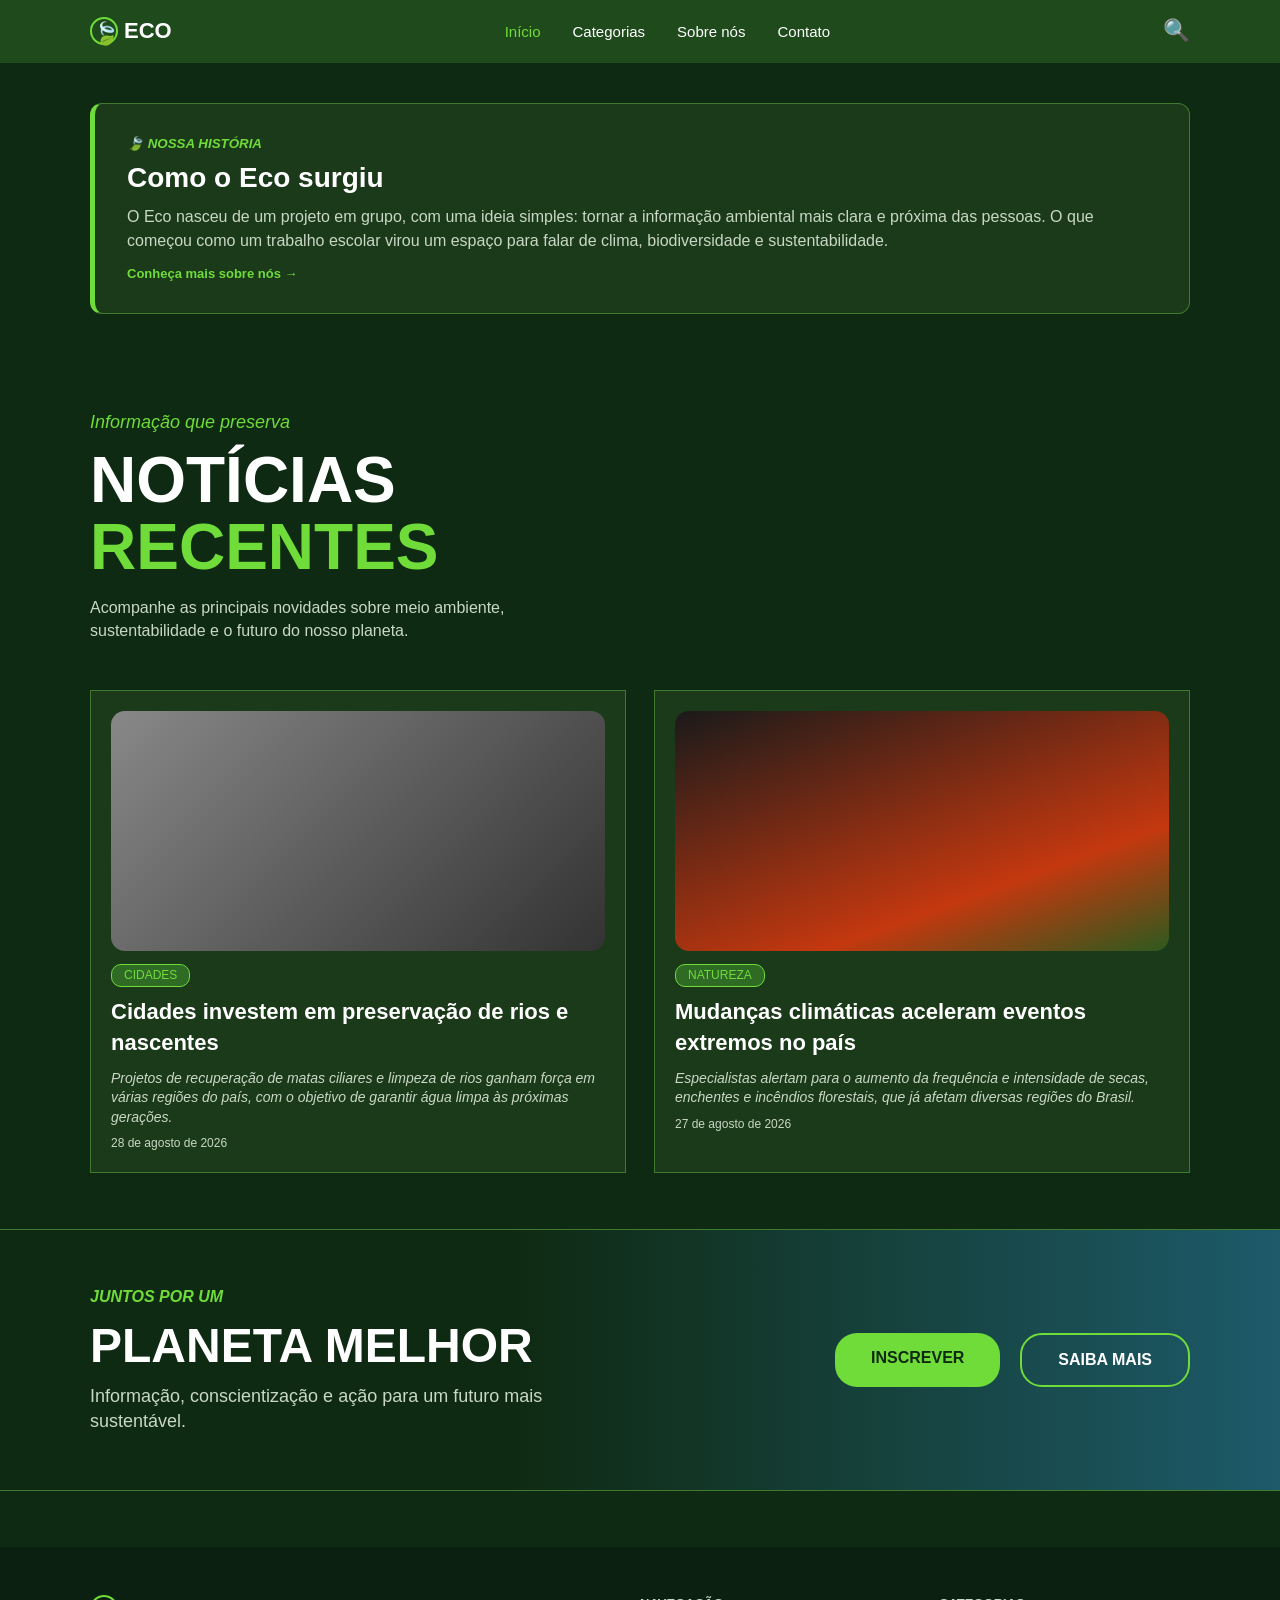
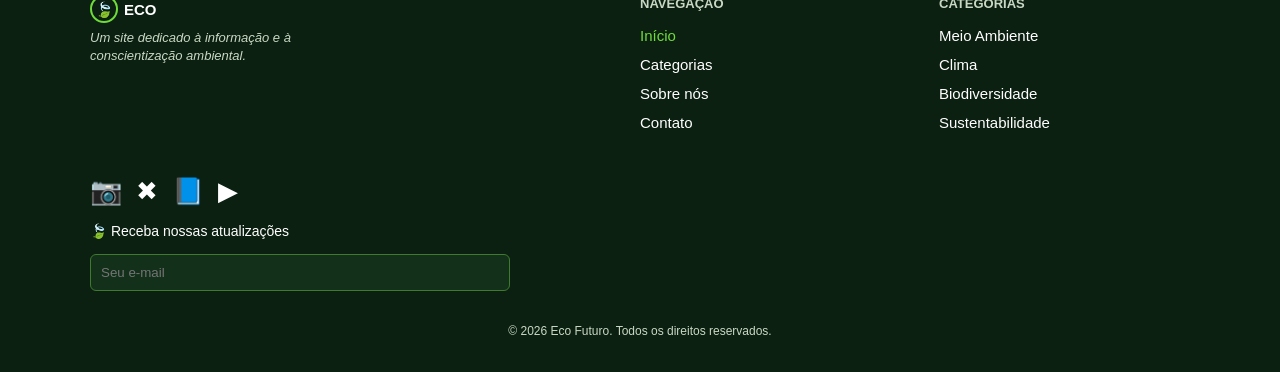
<file: projeto integrador/index.html>
<!DOCTYPE html>
<html lang="pt-BR">
<head>
<meta charset="UTF-8">
<meta name="viewport" content="width=device-width, initial-scale=1, viewport-fit=cover">
<title>Eco – Notícias Recentes</title>
<link rel="stylesheet" href="style.css">
</head>
<body>

<header>
  <button aria-label="Menu">☰</button>
  <div class="logo"><span>🍃</span> ECO</div>
  <nav class="menu-pc">
    <a class="ativo" href="#">Início</a>
    <a href="categorias.html">Categorias</a>
    <a href="#">Sobre nós</a>
    <a href="#">Contato</a>
  </nav>
  <button aria-label="Buscar">🔍</button>
</header>

<style>
  .historia {
    margin: 24px 14px;
    padding: 18px;
    background: #1b3a1a;
    border: 1px solid #3f7a2e;
    border-left: 5px solid #6fdc3a;
    border-radius: 12px;
    color: #ffffff;
    font-family: "Segoe UI", Arial, sans-serif;
  }
  .historia small { color: #6fdc3a; font-style: italic; font-weight: 700; }
  .historia h2 { font-size: 20px; margin: 4px 0 8px; }
  .historia p { font-size: 13px; line-height: 1.5; color: #c9d8c5; }
  .historia a { display: inline-block; margin-top: 12px; color: #6fdc3a; font-weight: 700; font-size: 13px; text-decoration: none; }
  .historia a:hover { text-decoration: underline; }
  @media (min-width: 900px) {
    .historia { max-width: 1100px; margin: 40px auto; padding: 28px 32px; }
    .historia h2 { font-size: 28px; }
    .historia p { font-size: 16px; }
  }
</style>
 
<section class="historia">
  <small>🍃 NOSSA HISTÓRIA</small>
  <h2>Como o Eco surgiu</h2>
  <p>
    O Eco nasceu de um projeto em grupo, com uma ideia simples: tornar a
    informação ambiental mais clara e próxima das pessoas. O que começou
    como um trabalho escolar virou um espaço para falar de clima,
    biodiversidade e sustentabilidade.
  </p>
  <a href="sobre.html">Conheça mais sobre nós →</a>
</section>

<section class="hero">
  <em> Informação que preserva</em>
  <h1>NOTÍCIAS <b>RECENTES</b></h1>
  <p>Acompanhe as principais novidades sobre meio ambiente, sustentabilidade e o futuro do nosso planeta.</p>
</section>

<main class="noticias">
  <article class="noticia">
    <div class="foto rio"></div>
    <div>
      <span class="tag">CIDADES</span>
      <h2>Cidades investem em preservação de rios e nascentes</h2>
      <p>Projetos de recuperação de matas ciliares e limpeza de rios ganham força em várias regiões do país, com o objetivo de garantir água limpa às próximas gerações.</p>
      <time>28 de agosto de 2026</time>
    </div>
  </article>

  <article class="noticia">
    <div class="foto fogo"></div>
    <div>
      <span class="tag">NATUREZA</span>
      <h2>Mudanças climáticas aceleram eventos extremos no país</h2>
      <p>Especialistas alertam para o aumento da frequência e intensidade de secas, enchentes e incêndios florestais, que já afetam diversas regiões do Brasil.</p>
      <time>27 de agosto de 2026</time>
    </div>
  </article>
</main>

<section class="chamada">
  <div>
    <small>JUNTOS POR UM</small>
    <h2>PLANETA MELHOR</h2>
    <p>Informação, conscientização e ação para um futuro mais sustentável.</p>
  </div>
  <div class="botoes">
    <a class="btn cheio" href="login.html">INSCREVER</a>
    <a class="btn vazio" href="#">SAIBA MAIS</a>
  </div>
</section>

<footer>
  <div class="colunas">
    <div>
      <div class="logo"><span>🍃</span> ECO</div>
      <p>Um site dedicado à informação e à conscientização ambiental.</p>
    </div>
    <nav>
      <h3>NAVEGAÇÃO</h3>
      <ul>
        <li class="ativo"><a href="#">Início</a></li>
        <li><a href="#">Categorias</a></li>
        <li><a href="#">Sobre nós</a></li>
        <li><a href="#">Contato</a></li>
      </ul>
    </nav>
    <nav>
      <h3>CATEGORIAS</h3>
      <ul>
        <li><a href="#">Meio Ambiente</a></li>
        <li><a href="#">Clima</a></li>
        <li><a href="#">Biodiversidade</a></li>
        <li><a href="#">Sustentabilidade</a></li>
      </ul>
    </nav>
  </div>

  <div class="sociais">
    <a href="#" aria-label="Instagram">📷</a>
    <a href="#" aria-label="X">✖</a>
    <a href="#" aria-label="Facebook">📘</a>
    <a href="#" aria-label="YouTube">▶</a>
  </div>
  <label class="rotulo" for="email">🍃 Receba nossas atualizações</label>
  <input id="email" type="email" placeholder="Seu e-mail">

  <p class="copy">© 2026 Eco Futuro. Todos os direitos reservados.</p>
</footer>

</body>
</html>
</file>
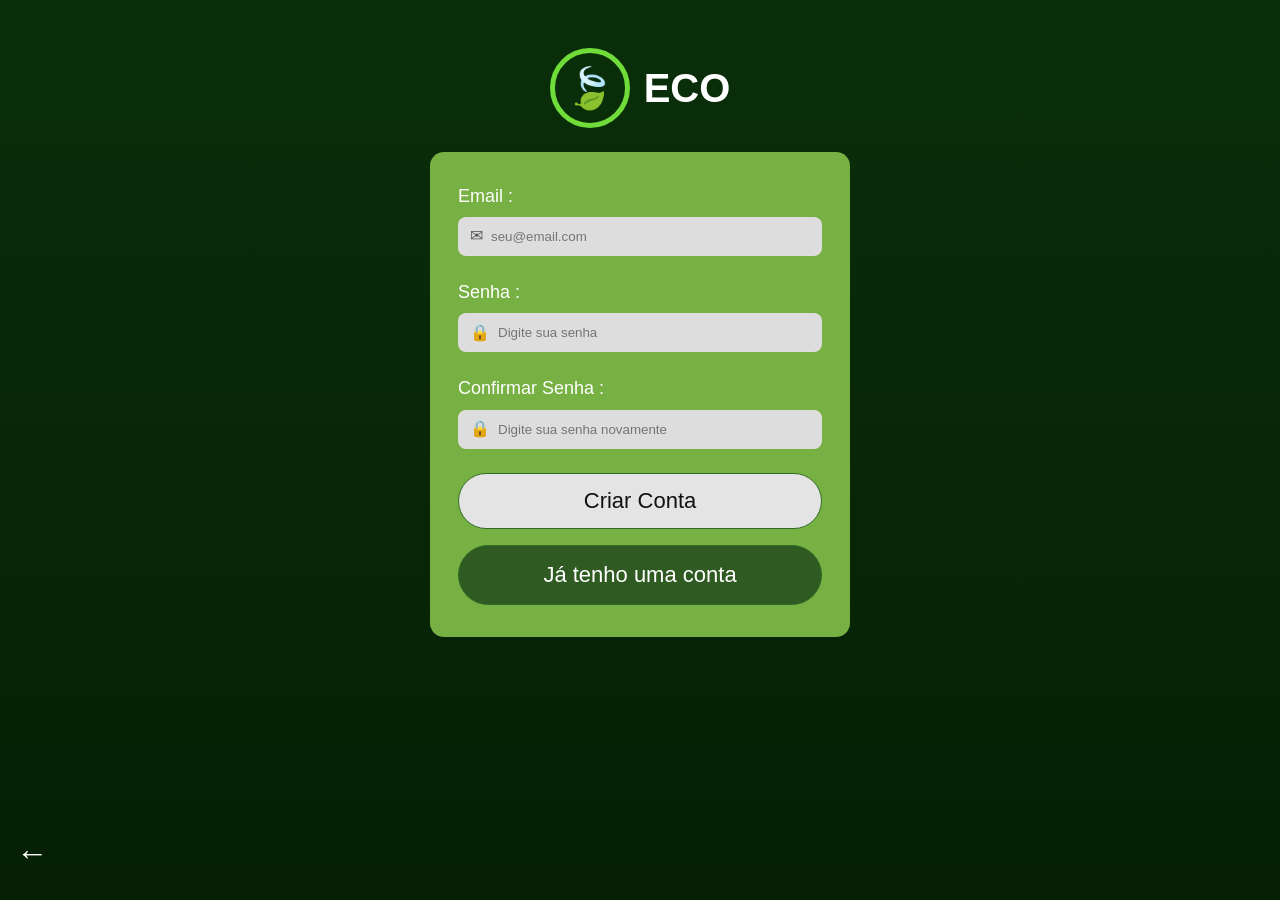
<file: projeto integrador/cadastro.html>
<!DOCTYPE html>
<html lang="pt-BR">
<head>
<meta charset="UTF-8">
<meta name="viewport" content="width=device-width, initial-scale=1, viewport-fit=cover">
<title>Eco – Criar Conta</title>
<link rel="stylesheet" href="style.css">
</head>
<body>

<main class="login">
  <div class="login-logo"><span>🍃</span> ECO</div>

  <form class="login-card" action="#" method="post">
    <div class="campo">
      <label for="email">Email :</label>
      <div class="entrada">
        <span aria-hidden="true">✉</span>
        <input id="email" type="email" placeholder="seu@email.com" required>
      </div>
    </div>

    <div class="campo">
      <label for="senha">Senha :</label>
      <div class="entrada">
        <span aria-hidden="true">🔒</span>
        <input id="senha" type="password" placeholder="Digite sua senha" required>
      </div>
    </div>

    <div class="campo">
      <label for="confirmar-senha">Confirmar Senha :</label>
      <div class="entrada">
        <span aria-hidden="true">🔒</span>
        <input id="confirmar-senha" type="password" placeholder="Digite sua senha novamente" required>
      </div>
    </div>

    <button class="btn-login claro" type="submit">Criar Conta</button>
    <a class="btn-login escuro" href="login.html">Já tenho uma conta</a>
  </form>

  <a class="voltar" href="index.html" aria-label="Voltar">←</a>
</main>

</body>
</html>
</file>
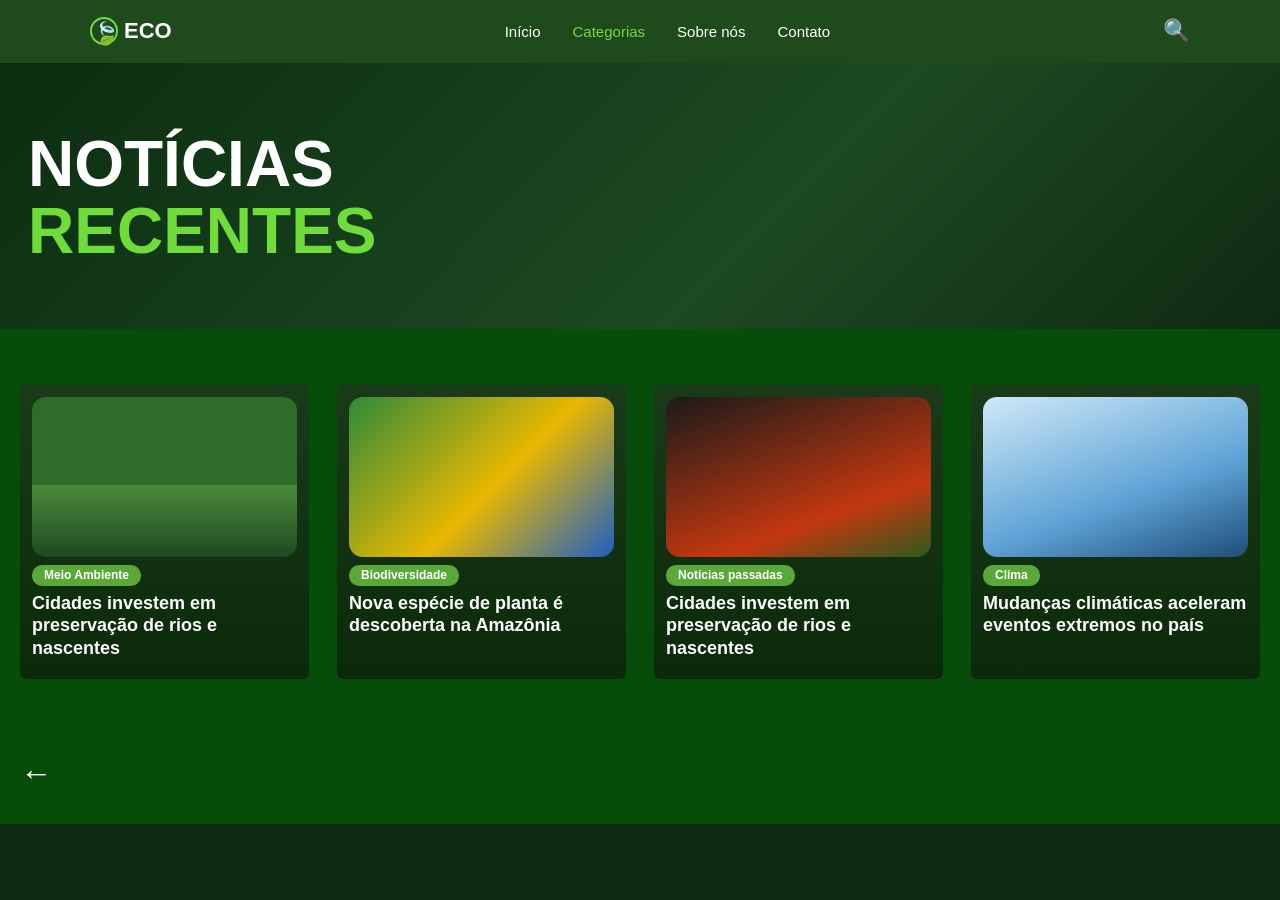
<file: projeto integrador/categorias.html>
<!DOCTYPE html>
<html lang="pt-BR">
<head>
<meta charset="UTF-8">
<meta name="viewport" content="width=device-width, initial-scale=1, viewport-fit=cover">
<title>Eco – Notícias Recentes</title>
<link rel="stylesheet" href="style.css">
</head>
<body>

<header>
  <button aria-label="Menu">☰</button>
  <div class="logo"><span>🍃</span> ECO</div>
  <nav class="menu-pc">
    <a href="index.html">Início</a>
    <a class="ativo" href="cadastro.html">Categorias</a>
    <a href="sobre.html">Sobre nós</a>
    <a href="#">Contato</a>
  </nav>
  <button aria-label="Buscar">🔍</button>
</header>

<section class="hero hero-noticias">
  <h1>NOTÍCIAS <b>RECENTES</b></h1>
</section>

<main class="grade-noticias">
  <a class="card-noticia" href="#">
    <div class="foto floresta"></div>
    <span class="tag">Meio Ambiente</span>
    <h3>Cidades investem em preservação de rios e nascentes</h3>
  </a>

  <a class="card-noticia" href="#">
    <div class="foto arara"></div>
    <span class="tag">Biodiversidade</span>
    <h3>Nova espécie de planta é descoberta na Amazônia</h3>
  </a>

  <a class="card-noticia" href="#">
    <div class="foto fogo"></div>
    <span class="tag">Notícias passadas</span>
    <h3>Cidades investem em preservação de rios e nascentes</h3>
  </a>

  <a class="card-noticia" href="clima.html">
    <div class="foto gelo"></div>
    <span class="tag">Clima</span>
    <h3>Mudanças climáticas aceleram eventos extremos no país</h3>
  </a>
</main>

<a class="voltar-pagina" href="index.html" aria-label="Voltar">←</a>

</body>
</html>
</file>
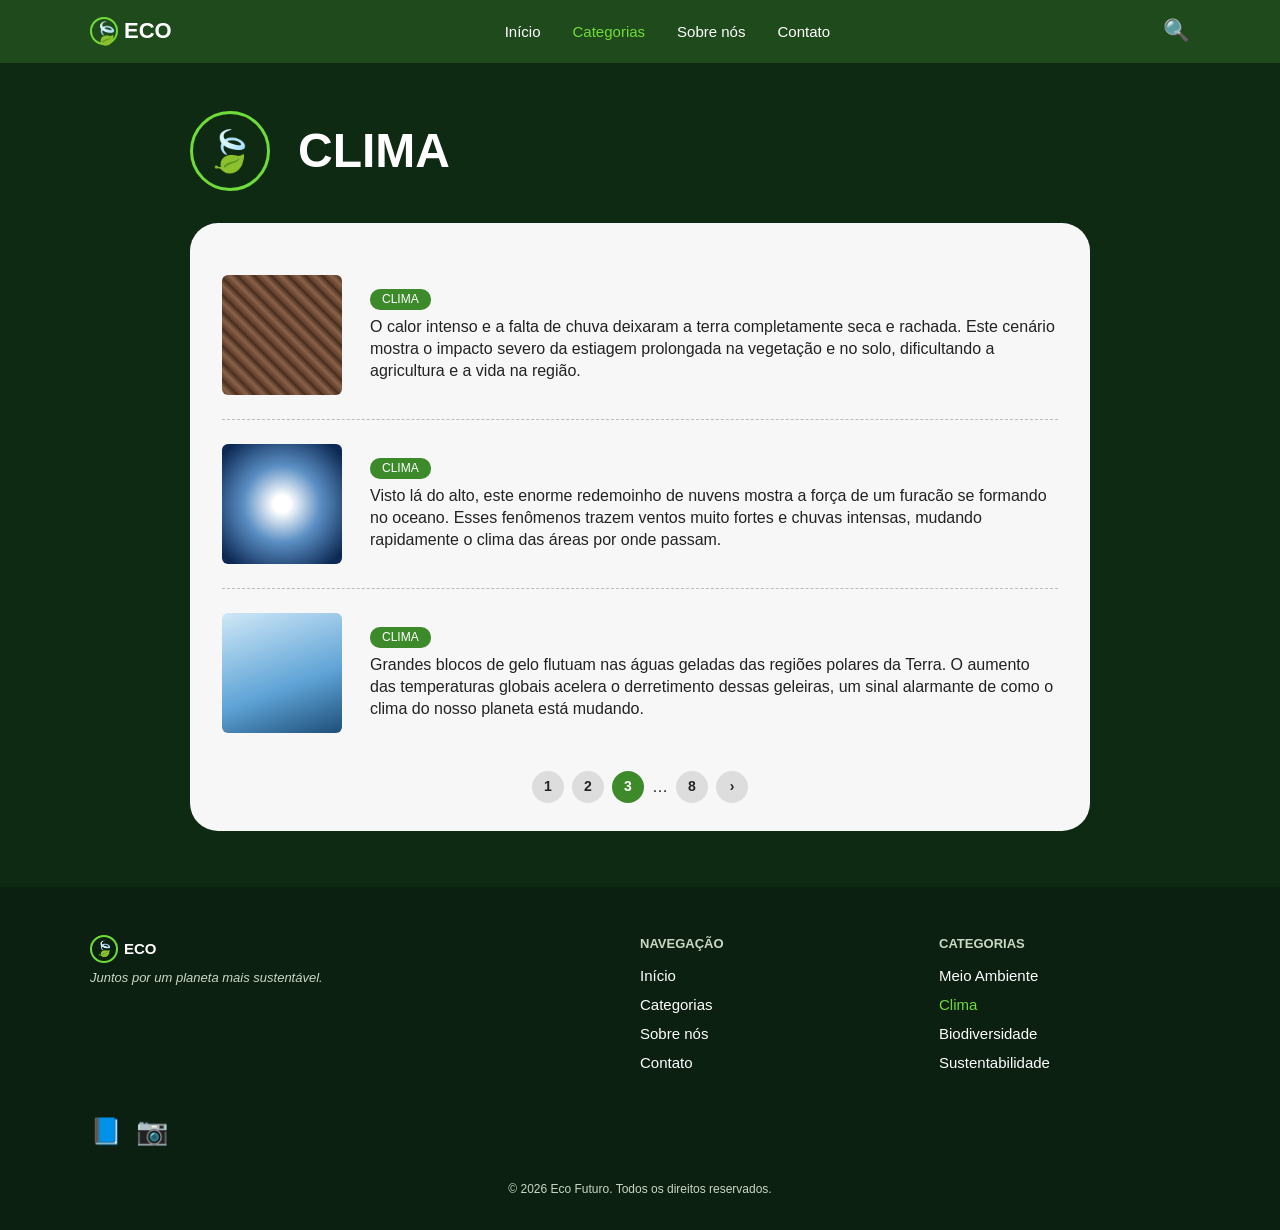
<file: projeto integrador/clima.html>
<!DOCTYPE html>
<html lang="pt-BR">
<head>
<meta charset="UTF-8">
<meta name="viewport" content="width=device-width, initial-scale=1, viewport-fit=cover">
<title>Eco – Clima</title>
<link rel="stylesheet" href="style.css">
</head>
<body>

<header>
  <button aria-label="Menu">☰</button>
  <div class="logo"><span>🍃</span> ECO</div>
  <nav class="menu-pc">
    <a href="index.html">Início</a>
    <a class="ativo" href="categorias.html">Categorias</a>
    <a href="sobre.html">Sobre nós</a>
    <a href="#">Contato</a>
  </nav>
  <button aria-label="Buscar">🔍</button>
</header>

<div class="titulo-pagina">
  <div class="selo">🍃</div>
  <h1>CLIMA</h1>
</div>

<main class="lista-clima">
  <article class="item-clima">
    <div class="foto seca"></div>
    <div>
      <span class="tag">CLIMA</span>
      <p>O calor intenso e a falta de chuva deixaram a terra completamente seca e rachada. Este cenário mostra o impacto severo da estiagem prolongada na vegetação e no solo, dificultando a agricultura e a vida na região.</p>
    </div>
  </article>

  <article class="item-clima">
    <div class="foto furacao"></div>
    <div>
      <span class="tag">CLIMA</span>
      <p>Visto lá do alto, este enorme redemoinho de nuvens mostra a força de um furacão se formando no oceano. Esses fenômenos trazem ventos muito fortes e chuvas intensas, mudando rapidamente o clima das áreas por onde passam.</p>
    </div>
  </article>

  <article class="item-clima">
    <div class="foto gelo"></div>
    <div>
      <span class="tag">CLIMA</span>
      <p>Grandes blocos de gelo flutuam nas águas geladas das regiões polares da Terra. O aumento das temperaturas globais acelera o derretimento dessas geleiras, um sinal alarmante de como o clima do nosso planeta está mudando.</p>
    </div>
  </article>

  <nav class="paginacao" aria-label="Páginas">
    <a href="#">1</a>
    <a href="#">2</a>
    <a class="atual" href="#">3</a>
    <span>…</span>
    <a href="#">8</a>
    <a href="#">›</a>
  </nav>
</main>

<footer>
  <div class="colunas">
    <div>
      <div class="logo"><span>🍃</span> ECO</div>
      <p>Juntos por um planeta mais sustentável.</p>
    </div>
    <nav>
      <h3>NAVEGAÇÃO</h3>
      <ul>
        <li><a href="index.html">Início</a></li>
        <li><a href="categorias.html">Categorias</a></li>
        <li><a href="sobre.html">Sobre nós</a></li>
        <li><a href="#">Contato</a></li>
      </ul>
    </nav>
    <nav>
      <h3>CATEGORIAS</h3>
      <ul>
        <li><a href="#">Meio Ambiente</a></li>
        <li class="ativo"><a href="clima.html">Clima</a></li>
        <li><a href="#">Biodiversidade</a></li>
        <li><a href="#">Sustentabilidade</a></li>
      </ul>
    </nav>
  </div>
  <div class="sociais">
    <a href="#" aria-label="Facebook">📘</a>
    <a href="#" aria-label="Instagram">📷</a>
  </div>
  <p class="copy">© 2026 Eco Futuro. Todos os direitos reservados.</p>
</footer>

</body>
</html>
</file>
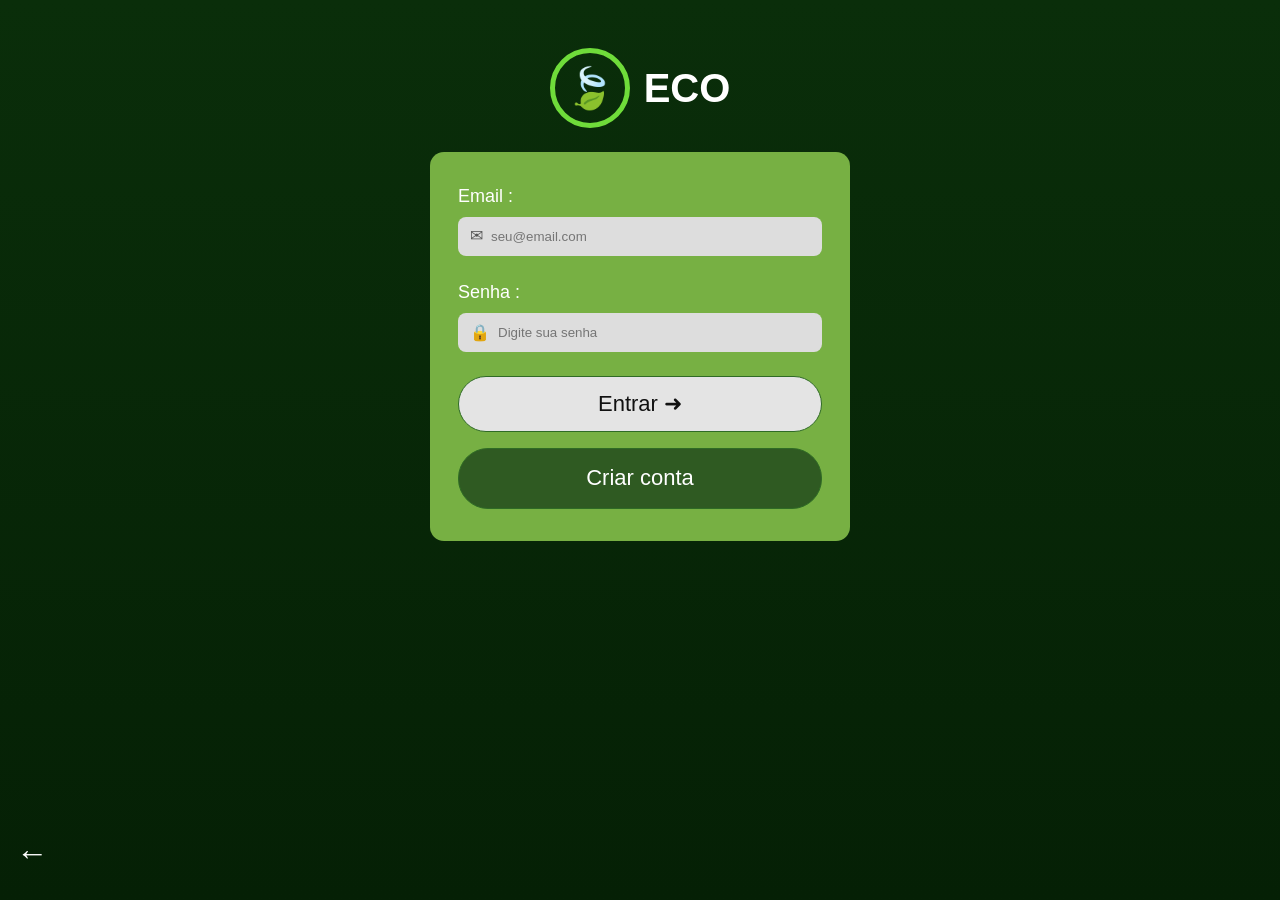
<file: projeto integrador/login.html>
<!DOCTYPE html>
<html lang="pt-BR">
<head>
<meta charset="UTF-8">
<meta name="viewport" content="width=device-width, initial-scale=1, viewport-fit=cover">
<title>Eco – Login</title>
<link rel="stylesheet" href="style.css">
</head>
<body>

<main class="login">
  <div class="login-logo"><span>🍃</span> ECO</div>

  <form class="login-card" action="#" method="post">
    <div class="campo">
      <label for="email">Email :</label>
      <div class="entrada">
        <span aria-hidden="true">✉</span>
        <input id="email" type="email" placeholder="seu@email.com" required>
      </div>
    </div>

    <div class="campo">
      <label for="senha">Senha :</label>
      <div class="entrada">
        <span aria-hidden="true">🔒</span>
        <input id="senha" type="password" placeholder="Digite sua senha" required>
      </div>
    </div>

    <button class="btn-login claro" type="submit">Entrar ➜</button>
    <a class="btn-login escuro" href="cadastro.html">Criar conta</a>
  </form>

  <a class="voltar" href="index.html" aria-label="Voltar">←</a>
</main>

</body>
</html>
</file>
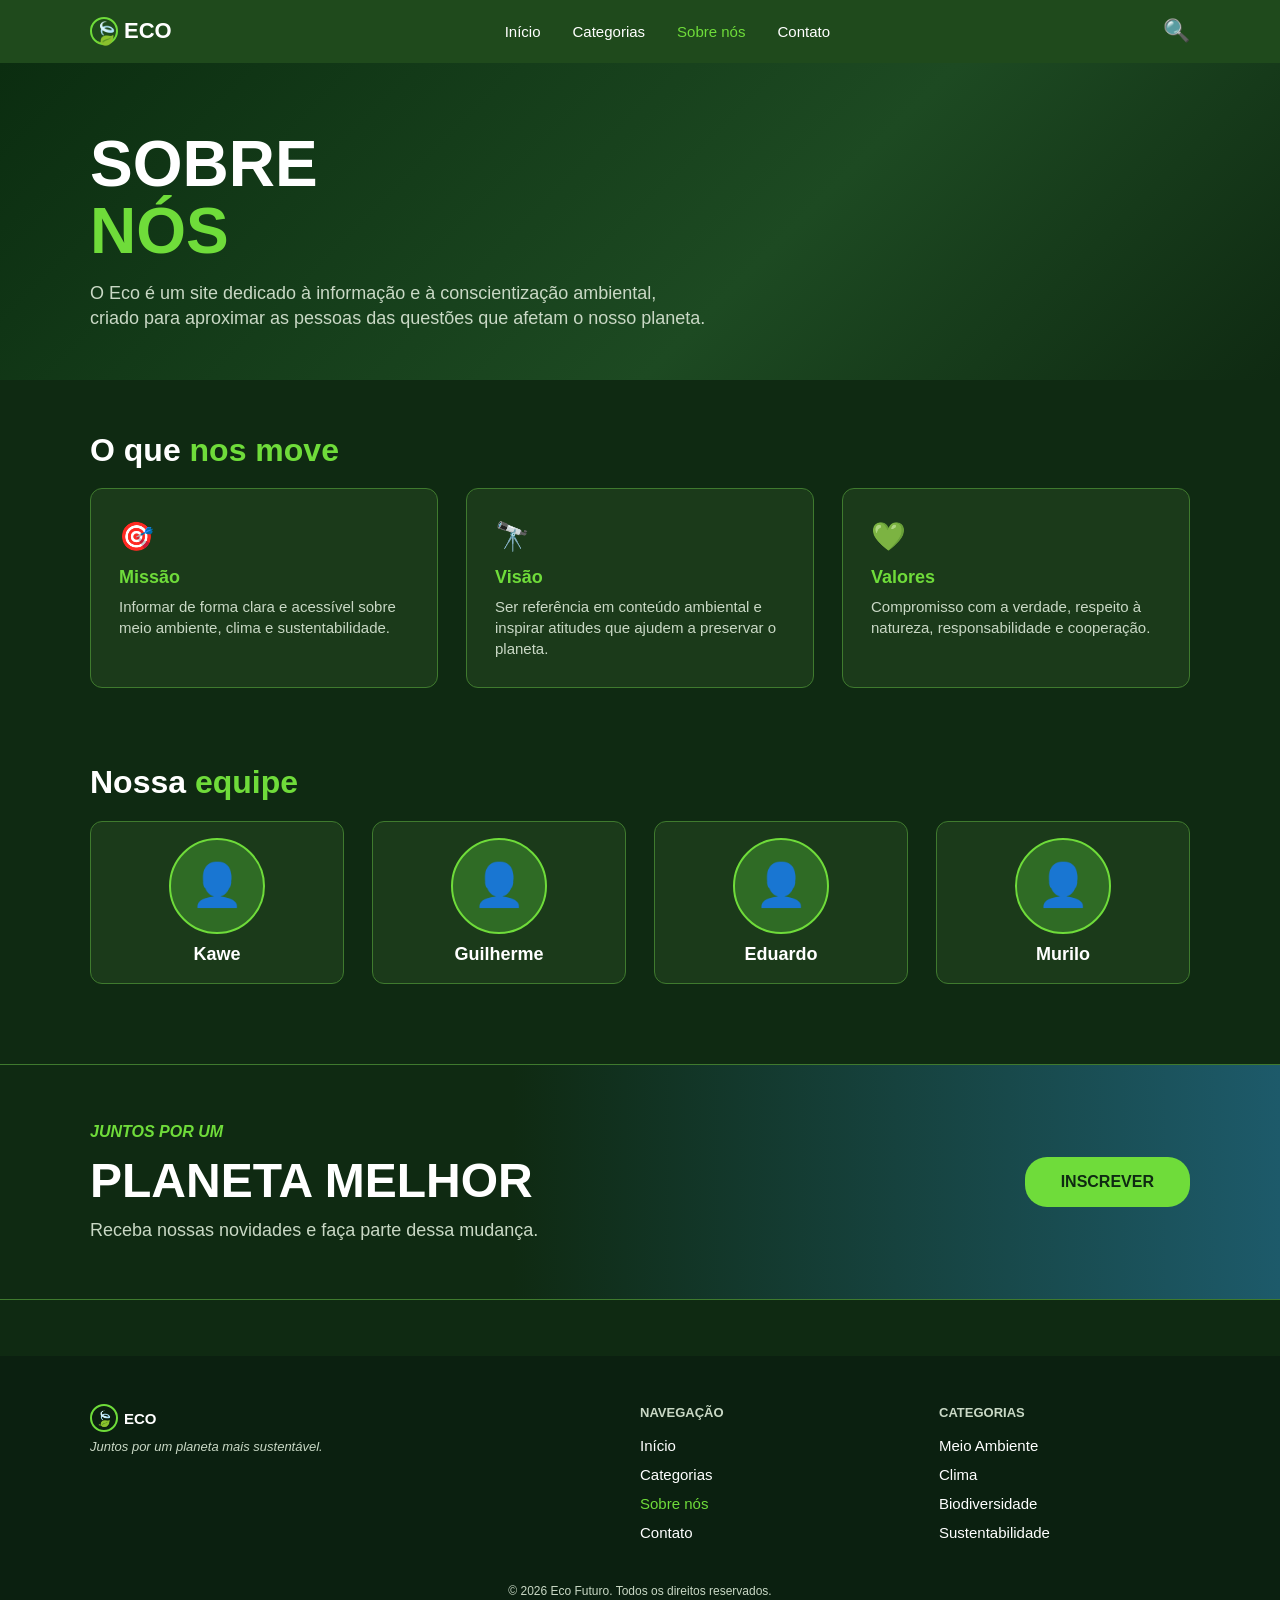
<file: projeto integrador/sobre.html>
<!DOCTYPE html>
<html lang="pt-BR">
<head>
<meta charset="UTF-8">
<meta name="viewport" content="width=device-width, initial-scale=1, viewport-fit=cover">
<title>Eco – Sobre nós</title>
<link rel="stylesheet" href="style.css">
</head>
<body>

<header>
  <button aria-label="Menu">☰</button>
  <div class="logo"><span>🍃</span> ECO</div>
  <nav class="menu-pc">
    <a href="index.html">Início</a>
    <a href="categorias.html">Categorias</a>
    <a class="ativo" href="sobre.html">Sobre nós</a>
    <a href="#">Contato</a>
  </nav>
  <button aria-label="Buscar">🔍</button>
</header>

<section class="hero hero-sobre">
  <h1>SOBRE <b>NÓS</b></h1>
  <p>O Eco é um site dedicado à informação e à conscientização ambiental, criado para aproximar as pessoas das questões que afetam o nosso planeta.</p>
</section>

<section class="secao">
  <h2>O que <b>nos move</b></h2>
  <div class="blocos">
    <div class="bloco">
      <div class="icone">🎯</div>
      <h3>Missão</h3>
      <p>Informar de forma clara e acessível sobre meio ambiente, clima e sustentabilidade.</p>
    </div>
    <div class="bloco">
      <div class="icone">🔭</div>
      <h3>Visão</h3>
      <p>Ser referência em conteúdo ambiental e inspirar atitudes que ajudem a preservar o planeta.</p>
    </div>
    <div class="bloco">
      <div class="icone">💚</div>
      <h3>Valores</h3>
      <p>Compromisso com a verdade, respeito à natureza, responsabilidade e cooperação.</p>
    </div>
  </div>
</section>

<section class="secao">
  <h2>Nossa <b>equipe</b></h2>
  <div class="equipe">
    <div class="membro">
      <div class="avatar">👤</div>
      <h3>Kawe</h3>
    </div>
    <div class="membro">
      <div class="avatar">👤</div>
      <h3>Guilherme</h3>
    </div>
    <div class="membro">
      <div class="avatar">👤</div>
      <h3>Eduardo</h3>
    </div>
    <div class="membro">
      <div class="avatar">👤</div>
      <h3>Murilo</h3>
    </div>
  </div>
</section>

<section class="chamada">
  <div>
    <small>JUNTOS POR UM</small>
    <h2>PLANETA MELHOR</h2>
    <p>Receba nossas novidades e faça parte dessa mudança.</p>
  </div>
  <div class="botoes">
    <a class="btn cheio" href="login.html">INSCREVER</a>
  </div>
</section>

<footer>
  <div class="colunas">
    <div>
      <div class="logo"><span>🍃</span> ECO</div>
      <p>Juntos por um planeta mais sustentável.</p>
    </div>
    <nav>
      <h3>NAVEGAÇÃO</h3>
      <ul>
        <li><a href="index.html">Início</a></li>
        <li><a href="clima.html">Categorias</a></li>
        <li class="ativo"><a href="sobre.html">Sobre nós</a></li>
        <li><a href="#">Contato</a></li>
      </ul>
    </nav>
    <nav>
      <h3>CATEGORIAS</h3>
      <ul>
        <li><a href="#">Meio Ambiente</a></li>
        <li><a href="clima.html">Clima</a></li>
        <li><a href="#">Biodiversidade</a></li>
        <li><a href="#">Sustentabilidade</a></li>
      </ul>
    </nav>
  </div>
  <p class="copy">© 2026 Eco Futuro. Todos os direitos reservados.</p>
</footer>

</body>
</html>
</file>
<file: projeto integrador/style.css>
:root {
  --bg: #0f2a12;
  --card: #1b3a1a;
  --borda: #3f7a2e;
  --verde: #6fdc3a;
  --texto: #ffffff;
  --suave: #c9d8c5;
  box-sizing: border-box;
  padding-top: env(safe-area-inset-top, 0px);
  padding-bottom: env(safe-area-inset-bottom, 0px);
}
* { box-sizing: border-box; margin: 0; padding: 0; }
body {
  background: var(--bg);
  color: var(--texto);
  font-family: "Segoe UI", Arial, sans-serif;
  line-height: 1.4;
}
a { color: inherit; text-decoration: none; }

/* ---------- Celular (base) ---------- */
header {
  display: flex; align-items: center; justify-content: space-between;
  background: #1f4a1c; padding: 10px 14px; border-radius: 0 0 18px 18px;
}
.logo { display: flex; align-items: center; gap: 6px; font-weight: 700; }
.logo span { display: grid; place-items: center; width: 28px; height: 28px;
  border: 2px solid var(--verde); border-radius: 50%; color: var(--verde); }
header button { background: none; border: 0; color: var(--texto); font-size: 22px; cursor: pointer; }
.menu-pc { display: none; }

.hero { padding: 18px 20px 24px; }
.hero em { color: var(--verde); font-style: italic; font-size: 14px; }
.hero h1 { font-size: 30px; line-height: 1.05; margin: 8px 0; }
.hero h1 b { color: var(--verde); display: block; }
.hero p { font-size: 11px; color: var(--suave); max-width: 240px; }

.noticias { padding: 0 14px; display: grid; gap: 18px; }
.noticia {
  display: flex; gap: 12px; padding: 14px;
  background: var(--card); border: 1px solid var(--borda);
}
.noticia .foto {
  flex: 0 0 38%; min-height: 120px; border-radius: 14px;
  background-size: cover; background-position: center;
}
.foto.rio { background: linear-gradient(135deg, #888, #333); filter: grayscale(1); }
.foto.fogo { background: linear-gradient(160deg, #1a1a1a, #c4380f 70%, #2d5a1e); }
.tag {
  display: inline-block; background: #2f6b25; border: 1px solid var(--verde);
  color: var(--verde); border-radius: 10px; padding: 1px 8px; font-size: 10px;
}
.noticia h2 { font-size: 14px; margin: 6px 0; }
.noticia p { font-size: 11px; font-style: italic; color: var(--suave); }
.noticia time { display: block; margin-top: 8px; font-size: 9px; color: var(--suave); }

.chamada {
  margin: 24px 0; padding: 22px 20px;
  background: linear-gradient(90deg, #0f2a12 40%, #1d5a6a);
  border-top: 1px solid var(--borda); border-bottom: 1px solid var(--borda);
  display: flex; justify-content: space-between; align-items: center; gap: 12px;
}
.chamada small { color: var(--verde); font-style: italic; font-weight: 700; }
.chamada h2 { font-size: 24px; margin: 4px 0; }
.chamada p { font-size: 12px; color: var(--suave); }
.botoes { display: grid; gap: 12px; }
.btn { padding: 10px 18px; border-radius: 22px; font-weight: 700; text-align: center; font-size: 14px; }
.btn.cheio { background: var(--verde); color: #0f2a12; }
.btn.vazio { border: 2px solid var(--verde); color: var(--texto); }

footer { background: #0b2010; padding: 20px 16px 28px; }
.colunas { display: grid; grid-template-columns: 1.1fr 1fr 1fr; gap: 12px; font-size: 12px; }
.colunas h3 { font-size: 11px; color: var(--suave); margin-bottom: 6px; }
.colunas li { list-style: none; margin-bottom: 3px; }
.colunas li.ativo a { color: var(--verde); }
.colunas p { font-size: 10px; font-style: italic; margin-top: 6px; color: var(--suave); }
.sociais { display: flex; gap: 14px; margin: 16px 0 10px; font-size: 20px; }
.rotulo { font-size: 12px; }
.copy { text-align: center; font-size: 10px; color: var(--suave); margin-top: 16px; }
input {
  width: 100%; margin-top: 12px; padding: 10px; border-radius: 6px;
  border: 1px solid var(--borda); background: #12301a; color: var(--texto);
}
:focus-visible { outline: 2px solid var(--verde); outline-offset: 2px; }

/* ---------- Computador (a partir de 900px) ---------- */
@media (min-width: 900px) {
  /* largura útil de 1100px centralizada, com o fundo ocupando a tela toda */
  header, .hero, .noticias, .chamada, footer {
    padding-left: max(32px, calc((100% - 1100px) / 2));
    padding-right: max(32px, calc((100% - 1100px) / 2));
  }

  header { padding-top: 16px; padding-bottom: 16px; border-radius: 0; }
  header > button[aria-label="Menu"] { display: none; }
  header .logo { font-size: 22px; order: 0; }
  .menu-pc { display: flex; gap: 32px; order: 1; font-size: 15px; }
  .menu-pc a:hover, .menu-pc a.ativo { color: var(--verde); }
  header > button[aria-label="Buscar"] { order: 2; }

  .hero { padding-top: 56px; padding-bottom: 48px; }
  .hero em { font-size: 18px; }
  .hero h1 { font-size: 64px; margin: 12px 0 16px; }
  .hero p { font-size: 16px; max-width: 520px; }

  .noticias { grid-template-columns: 1fr 1fr; gap: 28px; }
  .noticia { flex-direction: column; padding: 20px; }
  .noticia .foto { flex: none; height: 240px; }
  .noticia h2 { font-size: 22px; margin: 10px 0; }
  .noticia p { font-size: 14px; }
  .noticia time { font-size: 12px; }
  .tag { font-size: 12px; padding: 2px 12px; }

  .chamada { margin: 56px 0; padding-top: 56px; padding-bottom: 56px; }
  .chamada small { font-size: 16px; }
  .chamada h2 { font-size: 48px; }
  .chamada p { font-size: 18px; max-width: 460px; }
  .botoes { grid-auto-flow: column; gap: 20px; }
  .btn { padding: 14px 36px; font-size: 16px; }
  .btn:hover { filter: brightness(1.15); }

  footer { padding-top: 48px; padding-bottom: 32px; }
  .colunas { grid-template-columns: 2fr 1fr 1fr; gap: 48px; font-size: 15px; }
  .colunas h3 { font-size: 13px; margin-bottom: 12px; }
  .colunas li { margin-bottom: 8px; }
  .colunas p { font-size: 13px; max-width: 280px; }
  .sociais { font-size: 26px; margin-top: 32px; }
  .rotulo { font-size: 14px; }
  input { max-width: 420px; display: block; }
  .copy { font-size: 12px; margin-top: 32px; }
}

/* ===== Página CLIMA ===== */
.titulo-pagina { display: flex; align-items: center; gap: 28px; padding: 28px 24px; }
.titulo-pagina .selo { display: grid; place-items: center; width: 56px; height: 56px;
  border: 3px solid var(--verde); border-radius: 50%; color: var(--verde); font-size: 28px; }
.titulo-pagina h1 { font-size: 28px; }

.lista-clima { background: #f7f7f7; color: #222; border-radius: 28px;
  padding: 18px 16px; margin: 0 16px 28px; }
.item-clima { display: flex; align-items: center; gap: 14px; padding: 16px 0;
  border-bottom: 1px dashed #bbb; }
.item-clima:last-of-type { border-bottom: 0; }
.item-clima .foto { flex: 0 0 64px; height: 64px; border-radius: 6px; }
.foto.seca { background: repeating-linear-gradient(45deg, #5a3a28, #8a6248 6px, #3d2618 12px); }
.foto.furacao { background: radial-gradient(circle, #fff 10%, #5b8fc4 45%, #0d2a55 90%); }
.foto.gelo { background: linear-gradient(160deg, #cfe8f7, #5ea3d6 60%, #1e4e79); }
.item-clima .tag { background: #3d8a2a; color: #fff; border: 0; font-size: 9px; }
.item-clima p { font-size: 11px; font-style: normal; color: #222; margin-top: 6px; text-align: center; }

.paginacao { display: flex; justify-content: center; align-items: center; gap: 8px; margin-top: 14px; }
.paginacao a { display: grid; place-items: center; min-width: 22px; height: 22px;
  background: #ddd; color: #222; border-radius: 50%; font-size: 11px; font-weight: 700; }
.paginacao a.atual { background: #3d8a2a; color: #fff; }

/* ===== Página LOGIN ===== */
.login { min-height: 100vh; display: flex; flex-direction: column; align-items: center;
  padding: 24px 16px; background: linear-gradient(#0a2e0a, #052005); }
.login-logo { display: flex; align-items: center; gap: 14px; font-size: 40px; font-weight: 700; margin: 24px 0; }
.login-logo span { display: grid; place-items: center; width: 80px; height: 80px;
  border: 5px solid var(--verde); border-radius: 50%; color: var(--verde); font-size: 40px; }
.login-card { width: 100%; max-width: 420px; background: #77b043; border-radius: 14px; padding: 32px 28px; }
.campo { margin-bottom: 24px; }
.campo label { display: block; font-size: 18px; margin-bottom: 8px; }
.entrada { display: flex; align-items: center; gap: 8px; background: #ddd; border-radius: 8px; padding: 0 12px; color: #555; }
.entrada input { margin: 0; padding: 12px 0; border: 0; background: transparent;
  color: #222; max-width: none; outline: none; }
.btn-login { display: block; width: 100%; padding: 14px; margin-top: 16px; border-radius: 30px;
  font-size: 22px; text-align: center; cursor: pointer; border: 1px solid #2f6b25; }
.btn-login.claro { background: #e4e4e4; color: #111; }
.btn-login.escuro { background: #2f5a22; color: #fff; }
.voltar { align-self: flex-start; font-size: 32px; margin-top: auto; padding-top: 24px; }

@media (min-width: 900px) {
  .titulo-pagina, .lista-clima { max-width: 900px; margin-left: auto; margin-right: auto; }
  .titulo-pagina { padding: 48px 0 32px; }
  .titulo-pagina .selo { width: 80px; height: 80px; font-size: 40px; }
  .titulo-pagina h1 { font-size: 48px; }
  .lista-clima { padding: 28px 32px; margin-bottom: 56px; }
  .item-clima { gap: 28px; padding: 24px 0; }
  .item-clima .foto { flex: 0 0 120px; height: 120px; }
  .item-clima p { font-size: 16px; text-align: left; }
  .item-clima .tag { font-size: 12px; }
  .paginacao a { min-width: 32px; height: 32px; font-size: 14px; }
}


/* ===== Página NOTÍCIAS ===== */
.hero-noticias { background: linear-gradient(135deg, #0b2d10, #1d4a22 60%, #0f2a12); padding: 40px 28px 36px; }
.hero-noticias h1 { font-size: 36px; }

.grade-noticias { background: #064d0a; padding: 36px 20px 24px;
  display: grid; grid-template-columns: 1fr 1fr; gap: 24px 18px; }
.card-noticia { display: block; padding: 8px 8px 14px; border-radius: 6px;
  background: linear-gradient(#1b3a1a, #0a2a0a); }
.card-noticia .foto { height: 84px; border-radius: 14px; background-size: cover; background-position: center; }
.card-noticia .tag { margin: 8px 0 6px; font-size: 9px; font-weight: 700;
  background: #5aa83a; color: #fff; border: 0; }
.card-noticia h3 { font-size: 13px; line-height: 1.25; }
.foto.floresta { background: linear-gradient(#2f6b2a 55%, #4b8a3a 55%, #1d4a22); }
.foto.arara { background: linear-gradient(135deg, #2f8a3a, #e8b800 55%, #1e5fc4); }
.voltar-pagina { display: inline-block; font-size: 32px; padding: 16px 20px 28px; background: #064d0a; width: 100%; }

@media (min-width: 900px) {
  .hero-noticias { padding-top: 56px; padding-bottom: 48px; }
  .hero-noticias h1 { font-size: 64px; }
  .grade-noticias { grid-template-columns: repeat(4, 1fr); gap: 28px;
    padding-top: 56px; padding-bottom: 56px; }
  .card-noticia { padding: 12px 12px 20px; }
  .card-noticia .foto { height: 160px; }
  .card-noticia .tag { font-size: 12px; }
  .card-noticia h3 { font-size: 18px; }
  .card-noticia:hover { outline: 1px solid var(--verde); }
}

/* ===== Página SOBRE NÓS ===== */
.hero-sobre { background: linear-gradient(135deg, #0b2d10, #1d4a22 60%, #0f2a12); padding: 40px 24px 32px; }
.hero-sobre h1 { font-size: 36px; }
.hero-sobre p { font-size: 13px; max-width: 420px; margin-top: 10px; }

.secao { padding: 28px 16px; }
.secao h2 { font-size: 22px; margin-bottom: 16px; }
.secao h2 b { color: var(--verde); }

.blocos { display: grid; gap: 16px; }
.bloco { background: var(--card); border: 1px solid var(--borda); border-radius: 12px; padding: 18px; }
.bloco .icone { font-size: 28px; }
.bloco h3 { color: var(--verde); margin: 8px 0 6px; font-size: 18px; }
.bloco p { font-size: 13px; color: var(--suave); }

.equipe { display: grid; grid-template-columns: 1fr 1fr; gap: 16px; }
.membro { text-align: center; background: var(--card); border: 1px solid var(--borda); border-radius: 12px; padding: 16px 8px; }
.membro .avatar { width: 64px; height: 64px; margin: 0 auto 8px; border-radius: 50%;
  display: grid; place-items: center; font-size: 28px; background: #2f6b25; border: 2px solid var(--verde); }
.membro h3 { font-size: 14px; }
.membro p { font-size: 11px; color: var(--suave); }

@media (min-width: 900px) {
  .hero-sobre, .secao { padding-left: max(32px, calc((100% - 1100px) / 2)); padding-right: max(32px, calc((100% - 1100px) / 2)); }
  .hero-sobre { padding-top: 56px; padding-bottom: 48px; }
  .hero-sobre h1 { font-size: 64px; }
  .hero-sobre p { font-size: 18px; max-width: 620px; }
  .secao { padding-top: 48px; padding-bottom: 24px; }
  .secao h2 { font-size: 32px; }
  .blocos { grid-template-columns: repeat(3, 1fr); gap: 28px; }
  .bloco { padding: 28px; }
  .bloco p { font-size: 15px; }
  .equipe { grid-template-columns: repeat(4, 1fr); gap: 28px; }
  .membro .avatar { width: 96px; height: 96px; font-size: 42px; }
  .membro h3 { font-size: 18px; }
  .membro p { font-size: 14px; }
}
</file>
